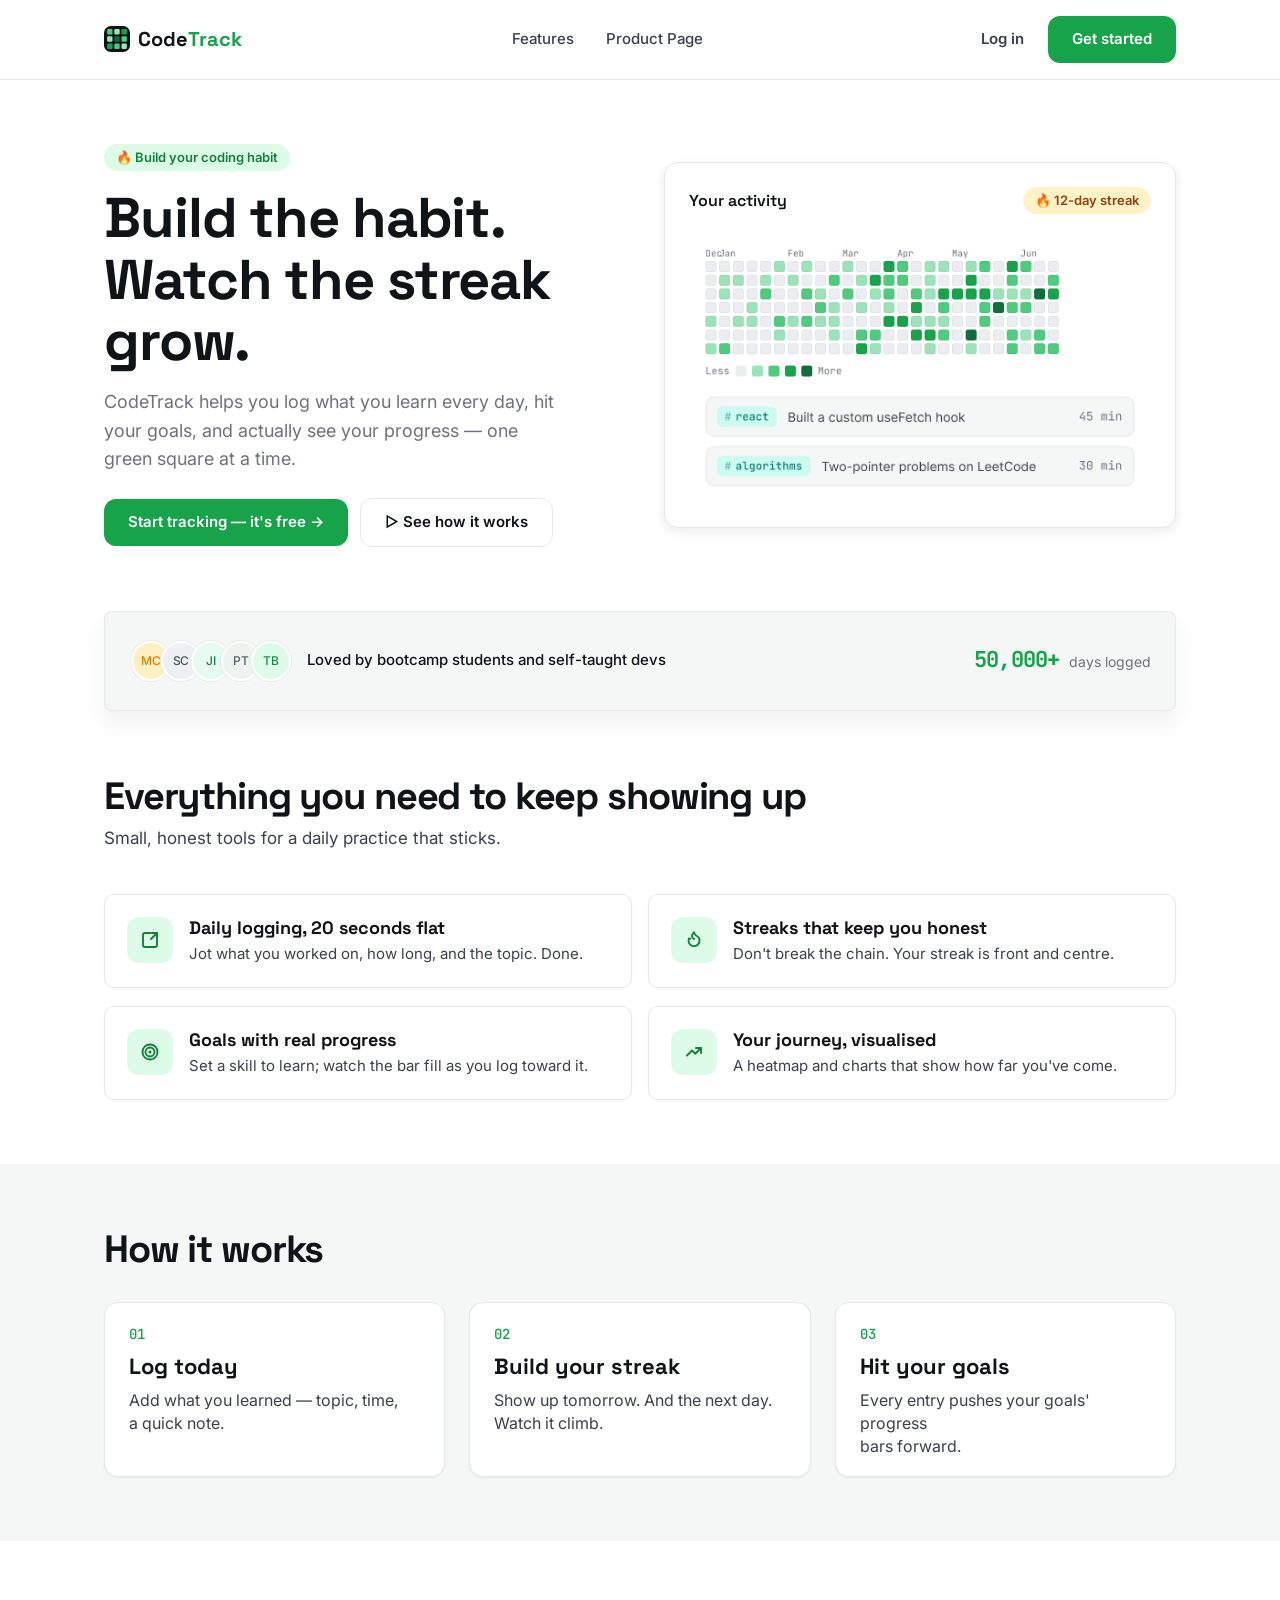
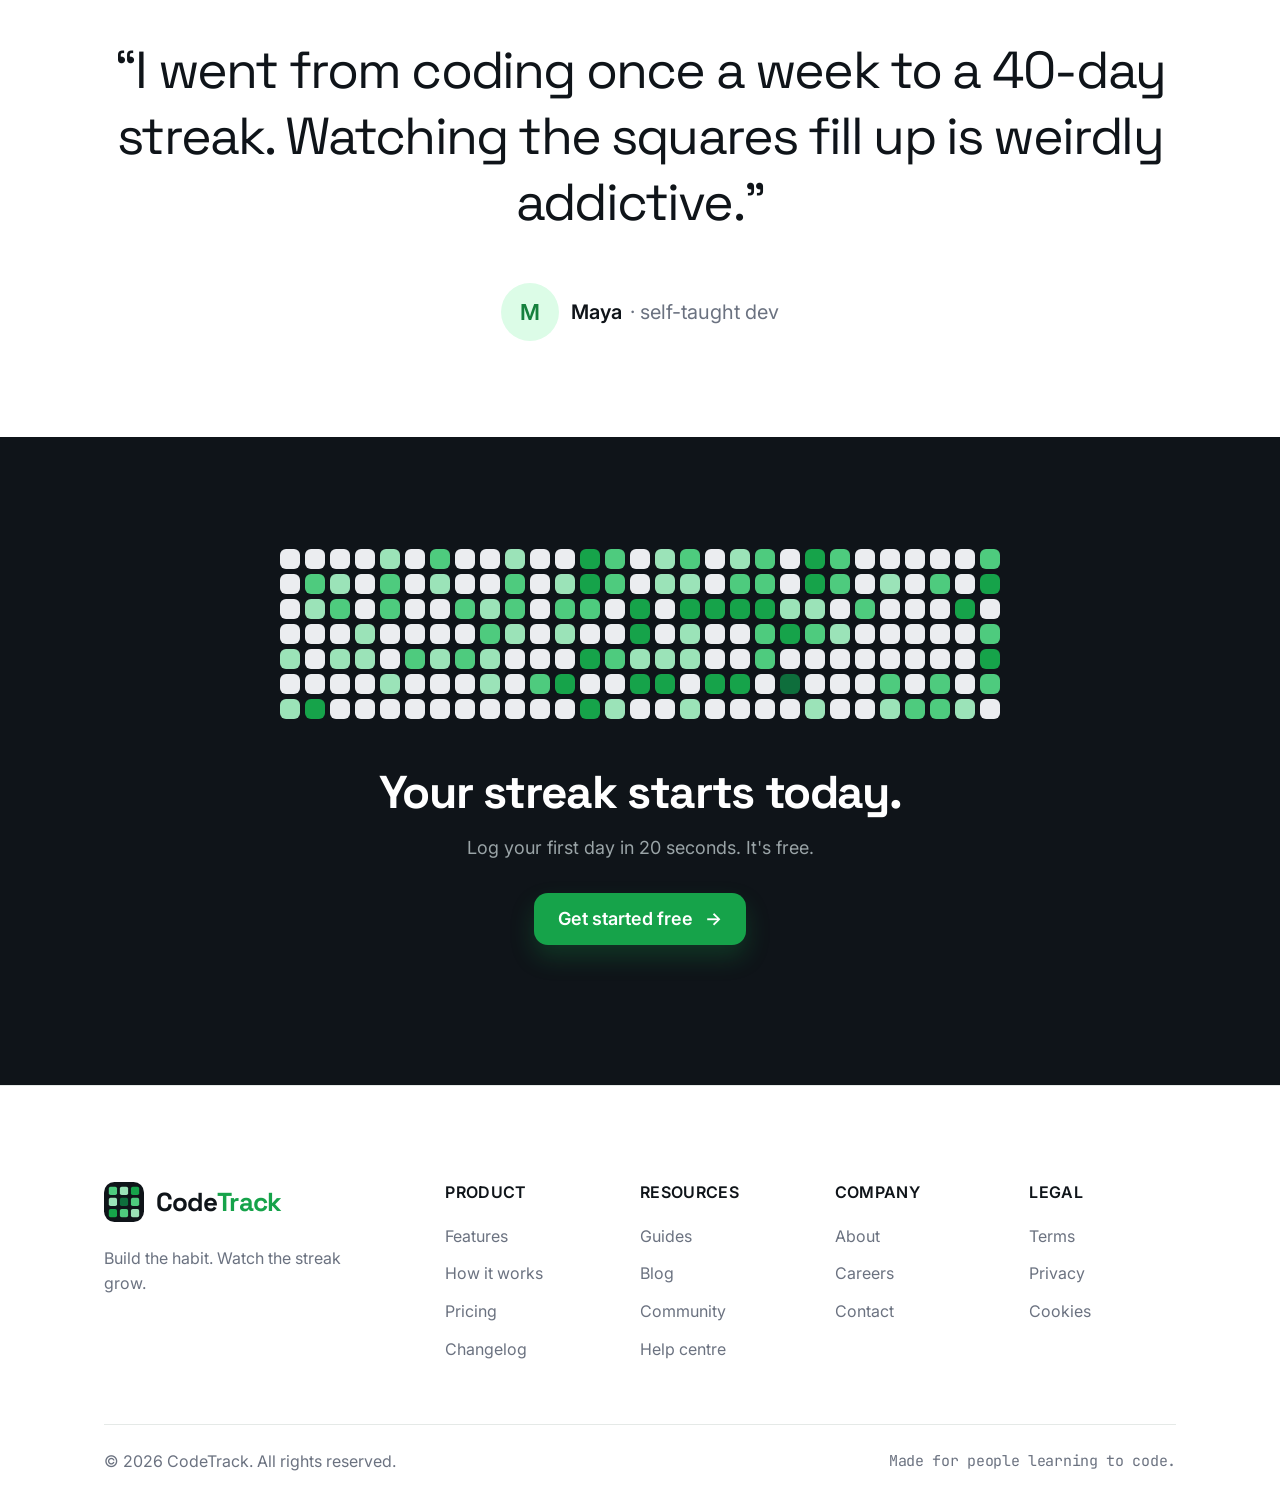
<file: index.html>
<!doctype html>
<html lang="en">
  <head>
    <meta charset="UTF-8" />
    <meta name="viewport" content="width=device-width, initial-scale=1.0" />
    <link rel="shortcut icon" href="./images/favicon.svg" type="image/x-icon" />
    <!-- checking modification -->
    <link rel="stylesheet" href="./style.css" />
    <link
      href="https://unpkg.com/boxicons@2.1.4/css/boxicons.min.css"
      rel="stylesheet"
    />
    <title>CodeTrack — Homepage</title>
  </head>
  <body>
    <header>
      <!-- el 1 -->
      <div class="logo">
        <span class="logo-mark" aria-hidden="true"
          ><img
            src="./images/codetrackfavicon.svg"
            alt="Codetrack Official Logo"
        /></span>
        <span class="logo-text"
          >Code<span class="logo-accent">Track</span></span
        >
      </div>
      <!-- el 2 -->
      <nav aria-label="Primary">
        <a class="special"> <span id="xxspecial">Fea</span>tures </a>
        <a href="./data.html" class="codetrack">Product Page</a>
      </nav>
      <!-- el 3 -->
      <div class="header-actions">
        <button class="btn btn-ghost">Log in</button>
        <button class="btn btn-primary">Get started</button>
      </div>

      <!-- el - 4 (menu icon) -->
      <div class="menu_icon">
        <i class="bx bx-menu"></i>
      </div>
    </header>

    <main>
      <section class="hero">
        <div class="hero_left">
          <div class="hero-badge">
            <p>🔥 Build your coding habit</p>
          </div>
          <h1 id="mainTitle">Build the habit. Watch the streak grow.</h1>
          <p class="hero-subtitle">
            CodeTrack helps you log what you learn every day, hit your goals,
            and actually see your progress — one green square at a time.
          </p>
          <div class="hero-ctas">
            <a href="#get-started" class="btn btn-primary" id="hero_pri"
              >Start tracking — it's free →</a
            >
            <a href="#how-it-works" class="btn btn-outline"
              >▷ See how it works</a
            >
          </div>
        </div>

        <div class="hero_right">
          <div class="activity-card">
            <div class="activity-card-header">
              <p>Your activity</p>
              <p class="streak-pill">🔥 12-day streak</p>
            </div>

            <img
              id="heroImg"
              class="activity-image"
              src="./images/heroleftimage.png"
              alt="Activity heatmap from December through June with a Less-to-More legend, and two recent log entries: a React useFetch hook (45 min) and LeetCode two-pointer algorithms (30 min)"
            />
          </div>
        </div>
      </section>

      <section class="stats" aria-label="CodeTrack community stats">
        <div class="stats-copy">
          <div class="stats-avatars" aria-hidden="true">
            <span class="stats-avatar stats-avatar--amber">MC</span>
            <span class="stats-avatar stats-avatar--slate">SC</span>
            <span class="stats-avatar stats-avatar--mint">JI</span>
            <span class="stats-avatar stats-avatar--cloud">PT</span>
            <span class="stats-avatar stats-avatar--green">TB</span>
          </div>
          <p class="stats-copy-text">
            Loved by bootcamp students and self-taught devs
          </p>
        </div>
        <p class="stats-metric">
          <span class="stats-metric-value">50,000+</span>
          <span class="stats-metric-label">days logged</span>
        </p>
      </section>

      <section id="features" class="features" aria-labelledby="features-title">
        <div class="features-intro">
          <h2 id="features-title">Everything you need to keep showing up</h2>
          <p>Small, honest tools for a daily practice that sticks.</p>
        </div>

        <div class="features-grid">
          <article class="feature-card">
            <div class="feature-icon" aria-hidden="true">
              <svg viewBox="0 0 24 24" fill="none">
                <path
                  d="M14.5 5H18a1 1 0 0 1 1 1v11a2 2 0 0 1-2 2H7a2 2 0 0 1-2-2V7a2 2 0 0 1 2-2h6"
                />
                <path d="M13 11 19 5" />
                <path d="M15 5h4v4" />
              </svg>
            </div>
            <div class="feature-copy">
              <h3>Daily logging, 20 seconds flat</h3>
              <p>Jot what you worked on, how long, and the topic. Done.</p>
            </div>
          </article>

          <article class="feature-card">
            <div class="feature-icon" aria-hidden="true">
              <svg viewBox="0 0 24 24" fill="none">
                <path
                  d="M12 4.5c.4 1.9 1.63 3.13 3.5 4 .97.45 2 1.67 2 3.75A5.5 5.5 0 1 1 7 10.5c.46 0 .9.06 1.32.18"
                />
                <path
                  d="M12 4.5c-1.33 1.04-2 2.25-2 3.64 0 1.25.69 2.22 2.07 2.92"
                />
              </svg>
            </div>
            <div class="feature-copy">
              <h3>Streaks that keep you honest</h3>
              <p>Don't break the chain. Your streak is front and centre.</p>
            </div>
          </article>

          <article class="feature-card">
            <div class="feature-icon" aria-hidden="true">
              <svg viewBox="0 0 24 24" fill="none">
                <circle cx="12" cy="12" r="7.5" />
                <circle cx="12" cy="12" r="4.5" />
                <circle
                  cx="12"
                  cy="12"
                  r="1.5"
                  fill="currentColor"
                  stroke="none"
                />
              </svg>
            </div>
            <div class="feature-copy">
              <h3>Goals with real progress</h3>
              <p>
                Set a skill to learn; watch the bar fill as you log toward it.
              </p>
            </div>
          </article>

          <article class="feature-card">
            <div class="feature-icon" aria-hidden="true">
              <svg viewBox="0 0 24 24" fill="none">
                <path d="M5 15.5 10 10.5l3.2 3.2L19 8" />
                <path d="M14 8h5v5" />
              </svg>
            </div>
            <div class="feature-copy">
              <h3>Your journey, visualised</h3>
              <p>A heatmap and charts that show how far you've come.</p>
            </div>
          </article>
        </div>
      </section>

      <section
        id="how-it-works"
        class="how-it-works"
        aria-labelledby="how-it-works-title"
      >
        <h2 id="how-it-works-title">How it works</h2>

        <div class="steps-grid">
          <article class="step-card">
            <span class="step-number">01</span>
            <h3>Log today</h3>
            <p>
              Add what you learned — topic, time, <br />
              a quick note.
            </p>
          </article>
          <article class="step-card">
            <span class="step-number">02</span>
            <h3>Build your streak</h3>
            <p>
              Show up tomorrow. And the next day. <br />
              Watch it climb.
            </p>
          </article>
          <article class="step-card">
            <span class="step-number">03</span>
            <h3>Hit your goals</h3>
            <p>
              Every entry pushes your goals' progress <br />
              bars forward.
            </p>
          </article>
        </div>
      </section>

      <section class="testimonial" aria-label="Customer testimonial">
        <blockquote class="testimonial-quote">
          &ldquo;I went from coding once a week to a 40-day streak. Watching the
          squares fill up is weirdly addictive.&rdquo;
        </blockquote>
        <div class="testimonial-attribution">
          <span class="testimonial-avatar" aria-hidden="true">M</span>
          <p class="testimonial-person">
            <span class="testimonial-name">Maya</span>
            <span class="testimonial-role">· self-taught dev</span>
          </p>
        </div>
      </section>

      <section id="get-started">
        <div class="cta-heatmap" aria-hidden="true">
          <span class="heat-0"></span><span class="heat-0"></span
          ><span class="heat-0"></span><span class="heat-0"></span
          ><span class="heat-1"></span><span class="heat-0"></span
          ><span class="heat-2"></span><span class="heat-0"></span
          ><span class="heat-0"></span><span class="heat-1"></span
          ><span class="heat-0"></span><span class="heat-0"></span
          ><span class="heat-3"></span><span class="heat-2"></span
          ><span class="heat-0"></span><span class="heat-1"></span
          ><span class="heat-2"></span><span class="heat-0"></span
          ><span class="heat-1"></span><span class="heat-2"></span
          ><span class="heat-0"></span><span class="heat-3"></span
          ><span class="heat-2"></span><span class="heat-0"></span
          ><span class="heat-0"></span><span class="heat-0"></span
          ><span class="heat-0"></span><span class="heat-0"></span
          ><span class="heat-2"></span> <span class="heat-0"></span
          ><span class="heat-2"></span><span class="heat-1"></span
          ><span class="heat-0"></span><span class="heat-2"></span
          ><span class="heat-0"></span><span class="heat-1"></span
          ><span class="heat-0"></span><span class="heat-0"></span
          ><span class="heat-2"></span><span class="heat-0"></span
          ><span class="heat-1"></span><span class="heat-3"></span
          ><span class="heat-2"></span><span class="heat-0"></span
          ><span class="heat-1"></span><span class="heat-1"></span
          ><span class="heat-0"></span><span class="heat-2"></span
          ><span class="heat-2"></span><span class="heat-0"></span
          ><span class="heat-3"></span><span class="heat-2"></span
          ><span class="heat-0"></span><span class="heat-1"></span
          ><span class="heat-0"></span><span class="heat-2"></span
          ><span class="heat-0"></span><span class="heat-3"></span>
          <span class="heat-0"></span><span class="heat-1"></span
          ><span class="heat-2"></span><span class="heat-0"></span
          ><span class="heat-2"></span><span class="heat-0"></span
          ><span class="heat-0"></span><span class="heat-2"></span
          ><span class="heat-1"></span><span class="heat-2"></span
          ><span class="heat-0"></span><span class="heat-2"></span
          ><span class="heat-2"></span><span class="heat-0"></span
          ><span class="heat-3"></span><span class="heat-0"></span
          ><span class="heat-3"></span><span class="heat-3"></span
          ><span class="heat-3"></span><span class="heat-3"></span
          ><span class="heat-1"></span><span class="heat-1"></span
          ><span class="heat-0"></span><span class="heat-2"></span
          ><span class="heat-0"></span><span class="heat-0"></span
          ><span class="heat-0"></span><span class="heat-3"></span
          ><span class="heat-0"></span> <span class="heat-0"></span
          ><span class="heat-0"></span><span class="heat-0"></span
          ><span class="heat-1"></span><span class="heat-0"></span
          ><span class="heat-0"></span><span class="heat-0"></span
          ><span class="heat-0"></span><span class="heat-2"></span
          ><span class="heat-1"></span><span class="heat-0"></span
          ><span class="heat-1"></span><span class="heat-0"></span
          ><span class="heat-0"></span><span class="heat-3"></span
          ><span class="heat-0"></span><span class="heat-1"></span
          ><span class="heat-0"></span><span class="heat-0"></span
          ><span class="heat-2"></span><span class="heat-3"></span
          ><span class="heat-2"></span><span class="heat-1"></span
          ><span class="heat-0"></span><span class="heat-0"></span
          ><span class="heat-0"></span><span class="heat-0"></span
          ><span class="heat-0"></span><span class="heat-2"></span>
          <span class="heat-1"></span><span class="heat-0"></span
          ><span class="heat-1"></span><span class="heat-1"></span
          ><span class="heat-0"></span><span class="heat-2"></span
          ><span class="heat-1"></span><span class="heat-2"></span
          ><span class="heat-1"></span><span class="heat-0"></span
          ><span class="heat-0"></span><span class="heat-0"></span
          ><span class="heat-3"></span><span class="heat-2"></span
          ><span class="heat-1"></span><span class="heat-1"></span
          ><span class="heat-1"></span><span class="heat-0"></span
          ><span class="heat-0"></span><span class="heat-2"></span
          ><span class="heat-0"></span><span class="heat-0"></span
          ><span class="heat-0"></span><span class="heat-0"></span
          ><span class="heat-0"></span><span class="heat-0"></span
          ><span class="heat-0"></span><span class="heat-0"></span
          ><span class="heat-3"></span> <span class="heat-0"></span
          ><span class="heat-0"></span><span class="heat-0"></span
          ><span class="heat-0"></span><span class="heat-1"></span
          ><span class="heat-0"></span><span class="heat-0"></span
          ><span class="heat-0"></span><span class="heat-1"></span
          ><span class="heat-0"></span><span class="heat-2"></span
          ><span class="heat-3"></span><span class="heat-0"></span
          ><span class="heat-0"></span><span class="heat-3"></span
          ><span class="heat-3"></span><span class="heat-0"></span
          ><span class="heat-3"></span><span class="heat-3"></span
          ><span class="heat-0"></span><span class="heat-4"></span
          ><span class="heat-0"></span><span class="heat-0"></span
          ><span class="heat-0"></span><span class="heat-2"></span
          ><span class="heat-0"></span><span class="heat-2"></span
          ><span class="heat-0"></span><span class="heat-2"></span>
          <span class="heat-1"></span><span class="heat-3"></span
          ><span class="heat-0"></span><span class="heat-0"></span
          ><span class="heat-0"></span><span class="heat-0"></span
          ><span class="heat-0"></span><span class="heat-0"></span
          ><span class="heat-0"></span><span class="heat-0"></span
          ><span class="heat-0"></span><span class="heat-0"></span
          ><span class="heat-3"></span><span class="heat-1"></span
          ><span class="heat-0"></span><span class="heat-0"></span
          ><span class="heat-1"></span><span class="heat-0"></span
          ><span class="heat-0"></span><span class="heat-0"></span
          ><span class="heat-0"></span><span class="heat-1"></span
          ><span class="heat-0"></span><span class="heat-0"></span
          ><span class="heat-1"></span><span class="heat-2"></span
          ><span class="heat-2"></span><span class="heat-1"></span
          ><span class="heat-0"></span>
        </div>
        <h2 class="cta-title">Your streak starts today.</h2>
        <p class="cta-copy">Log your first day in 20 seconds. It's free.</p>
        <a href="#signup" class="btn btn-primary cta-button">
          Get started free <span aria-hidden="true">→</span>
        </a>
      </section>
    </main>

    <footer>
      <div class="footer-main">
        <div class="footer-brand">
          <a class="footer-logo" href="/" aria-label="CodeTrack home">
            <span class="footer-logo-mark" aria-hidden="true">
              <img src="./images/codetrackfavicon.svg" alt="" />
            </span>
            <span class="footer-logo-text"
              >Code<span class="footer-logo-accent">Track</span></span
            >
          </a>
          <p>Build the habit. Watch the streak grow.</p>
        </div>

        <div class="footer-column">
          <h4>Product</h4>
          <a href="#features">Features</a>
          <a href="#how-it-works">How it works</a>
          <a href="#pricing">Pricing</a>
          <a href="#changelog">Changelog</a>
        </div>

        <div class="footer-column">
          <h4>Resources</h4>
          <a href="#guides">Guides</a>
          <a href="#blog">Blog</a>
          <a href="#community">Community</a>
          <a href="#help">Help centre</a>
        </div>

        <div class="footer-column">
          <h4>Company</h4>
          <a href="#about">About</a>
          <a href="#careers">Careers</a>
          <a href="#contact">Contact</a>
        </div>

        <div class="footer-column">
          <h4>Legal</h4>
          <a href="#terms">Terms</a>
          <a href="#privacy">Privacy</a>
          <a href="#cookies">Cookies</a>
        </div>
      </div>

      <div class="footer-bottom">
        <p>&copy; 2026 CodeTrack. All rights reserved.</p>
        <p>Made for people learning to code.</p>
      </div>
    </footer>

    <script src="./app.js"></script>
  </body>
</html>
</file>
<file: style.css>
@import url("https://fonts.googleapis.com/css2?family=Space+Grotesk:wght@400;600;700&family=Inter:wght@400;500;600&family=JetBrains+Mono:wght@400;500&display=swap");

/* ------------------------------------------------------------------ */
/* Design tokens — from designsystem.md                                */
/* ------------------------------------------------------------------ */
:root {
  /* Colors — primary green */
  --color-primary: #16a34a;
  --color-primary-hover: #15803d;
  --color-primary-soft: #dcfce7;

  /* Colors — accents */
  --color-teal: #0d9488;
  --color-amber: #f59e0b;
  --color-amber-soft: #fef3c7;
  --color-amber-deep: #92400e;
  --color-danger: #dc2626;

  /* Colors — neutrals */
  --color-ink: #0f1419;
  --color-body: #3a4250;
  --color-muted: #6b7280;
  --color-subtle: #f4f7f5;
  --color-border: #e5e9e7;

  /* Heatmap intensity */
  --heat-0: #ebedf0;
  --heat-1: #9be3b8;
  --heat-2: #4ecb7e;
  --heat-3: #16a34a;
  --heat-4: #0e6e3c;

  /* Typography */
  --font-display: "Space Grotesk", sans-serif;
  --font-body: "Inter", sans-serif;
  --font-mono: "JetBrains Mono", monospace;

  /* Spacing scale */
  --space-1: 4px;
  --space-2: 8px;
  --space-3: 12px;
  --space-4: 16px;
  --space-6: 24px;
  --space-8: 32px;
  --space-12: 48px;
  --space-16: 64px;

  /* Border radius */
  --radius-sm: 6px;
  --radius-md: 10px;
  --radius-lg: 12px;
  --radius-xl: 14px;
  --radius-full: 999px;

  /* Elevation */
  --shadow-xs: none;
  --shadow-sm: 0 1px 2px rgba(15, 20, 25, 0.06);
  --shadow-md: 0 4px 12px rgba(15, 20, 25, 0.08);
  --shadow-lg: 0 12px 28px rgba(15, 20, 25, 0.14);
}

/* ------------------------------------------------------------------ */
/* Reset — stubborn elements                                           */
/* ------------------------------------------------------------------ */
*,
*::before,
*::after {
  box-sizing: border-box;
  padding: 0;
  margin: 0;
}

html {
  -webkit-text-size-adjust: 100%;
}

body {
  font-family: var(--font-body);
  font-size: 16px;
  line-height: 1.5;
  color: var(--color-body);
  background: #fff;
}

a {
  text-decoration: none;
  color: inherit;
}

ul,
ol {
  list-style: none;
}

img,
svg,
picture {
  display: block;
  max-width: 100%;
}

button,
input,
textarea,
select {
  font: inherit;
  font-family: var(--font-body);
  color: inherit;
  background: none;
  border: none;
  outline: none;
}

button {
  cursor: pointer;
}

button:disabled {
  cursor: not-allowed;
}

fieldset {
  border: none;
}

blockquote,
q {
  quotes: none;
}

h1,
h2,
h3,
h4,
h5,
h6 {
  font-size: inherit;
  font-weight: normal;
  font-family: var(--font-display);
  color: var(--color-ink);
}

/* ------------------------------------------------------------------ */
/* Header / Nav                                                        */
/* ------------------------------------------------------------------ */
header {
  display: flex;
  justify-content: space-between;
  align-items: center;
  padding: var(--space-4) 104px;
  border-bottom: 1px solid var(--color-border);
  background: #fff;
}

header .logo {
  display: flex;
  align-items: center;
  gap: var(--space-2);
}

header .logo-mark {
  font-size: 22px;
  line-height: 1;
  color: var(--color-ink);
}

header .logo-text {
  font-family: var(--font-display);
  font-weight: 700;
  font-size: 20px;
  color: var(--color-ink);
}

header .logo-text .logo-accent {
  color: var(--color-primary);
}

header nav {
  display: flex;
  align-items: center;
  gap: var(--space-8);
}

header nav a {
  font-family: var(--font-body);
  font-size: 15px;
  font-weight: 500;
  color: var(--color-body);
  transition: color 0.15s ease;
}

header nav a:hover {
  color: var(--color-ink);
}

header .header-actions {
  display: flex;
  align-items: center;
  gap: var(--space-4);
}

.menu_icon {
  display: none;
  font-size: 35px;
}

/* ------------------------------------------------------------------ */
/* Buttons                                                              */
/* ------------------------------------------------------------------ */
.btn {
  display: inline-flex;
  align-items: center;
  justify-content: center;
  font-family: var(--font-body);
  font-size: 15px;
  font-weight: 600;
  padding: var(--space-3) var(--space-6);
  border-radius: var(--radius-lg);
  transition:
    background-color 0.15s ease,
    color 0.15s ease,
    box-shadow 0.15s ease;
}

.btn-primary {
  background: var(--color-primary);
  color: #fff;
}

.btn-primary:hover {
  background: var(--color-primary-hover);
}

.btn-ghost {
  background: transparent;
  color: var(--color-body);
  padding: var(--space-3) var(--space-2);
}

.btn-ghost:hover {
  color: var(--color-ink);
}

.btn-outline {
  background: #fff;
  color: var(--color-ink);
  border: 1px solid var(--color-border);
}

.btn-outline:hover {
  border-color: var(--color-muted);
}

/* ------------------------------------------------------------------ */
/* Hero                                                                 */
/* ------------------------------------------------------------------ */
.hero {
  display: flex;
  align-items: center;
  justify-content: center;
  gap: var(--space-12);
  padding: var(--space-16) 104px;
}

.hero .hero_left,
.hero .hero_right {
  width: 50%;
}

.hero-badge {
  display: inline-flex;
  align-items: center;
  background: var(--color-primary-soft);
  color: var(--color-primary-hover);
  font-size: 13px;
  font-weight: 600;
  padding: var(--space-1) var(--space-3);
  border-radius: var(--radius-full);
  margin-bottom: var(--space-4);
}

.hero_left h1 {
  font-size: 56px;
  font-weight: 700;
  line-height: 1.1;
  letter-spacing: -0.02em;
  margin-bottom: var(--space-4);
}

.hero-subtitle {
  font-size: 18px;
  line-height: 1.6;
  color: var(--color-muted);
  max-width: 460px;
  margin-bottom: var(--space-6);
}

.hero-ctas {
  display: flex;
  align-items: center;
  gap: var(--space-3);
}

.activity-card {
  background: #fff;
  border: 1px solid var(--color-border);
  border-radius: var(--radius-xl);
  box-shadow: var(--shadow-md);
  padding: var(--space-6);
}

.activity-card-header {
  display: flex;
  align-items: center;
  justify-content: space-between;
  margin-bottom: var(--space-4);
}

.activity-card-header p:first-child {
  font-family: var(--font-display);
  font-weight: 600;
  font-size: 16px;
  color: var(--color-ink);
}

.streak-pill {
  background: var(--color-amber-soft);
  color: var(--color-amber-deep);
  font-size: 13px;
  font-weight: 600;
  padding: var(--space-1) var(--space-3);
  border-radius: var(--radius-full);
}

.activity-image {
  width: 100%;
  border-radius: var(--radius-md);
}

/* ------------------------------------------------------------------ */
/* Stats                                                                */
/* ------------------------------------------------------------------ */
.stats {
  display: flex;
  align-items: center;
  justify-content: space-between;
  gap: var(--space-6);
  margin: 0 104px var(--space-16);
  padding: 16px 24px;
  background: var(--color-subtle);
  border: 1px solid rgba(229, 233, 231, 0.9);
  border-radius: 8px;
  box-shadow: 0 12px 24px rgba(15, 20, 25, 0.06);
  height: 100px;
}

.stats-copy {
  display: flex;
  align-items: center;
  gap: var(--space-4);
  min-width: 0;
}

.stats-avatars {
  display: flex;
  align-items: center;
  padding-left: 2px;
  flex-shrink: 0;
}

.stats-avatar {
  width: 40px;
  height: 40px;
  display: grid;
  place-items: center;
  margin-left: -10px;
  border: 2px solid #fff;
  border-radius: var(--radius-full);
  font-size: 12px;
  font-weight: 500;
  letter-spacing: -0.02em;
  box-shadow: 0 0 0 1px rgba(229, 233, 231, 0.95);
}

.stats-avatar:first-child {
  margin-left: 0;
}

.stats-avatar--amber {
  background: #fff0bf;
  color: #db8300;
}

.stats-avatar--slate {
  background: #edf1f3;
  color: #4b5563;
}

.stats-avatar--mint {
  background: #e5faf0;
  color: #1f7a46;
}

.stats-avatar--cloud {
  background: #eef3ef;
  color: #56606c;
}

.stats-avatar--green {
  background: #dcfce7;
  color: #1f8a47;
}

.stats-copy-text {
  font-family: var(--font-body);
  font-size: 15px;
  font-weight: 500;
  color: var(--color-ink);
}

.stats-metric {
  display: flex;
  align-items: baseline;
  gap: 10px;
  flex-shrink: 0;
}

.stats-metric-value {
  font-family: var(--font-mono);
  font-size: 22px;
  font-weight: 700;
  line-height: 1;
  letter-spacing: -0.04em;
  color: var(--color-primary);
}

.stats-metric-label {
  font-size: 14px;
  color: var(--color-muted);
}

/* ------------------------------------------------------------------ */
/* Features                                                             */
/* ------------------------------------------------------------------ */
.features {
  padding: 0 104px var(--space-16);
  background: transparent;
}

.features-intro {
  max-width: 760px;
  margin-bottom: 42px;
}

.features-intro h2 {
  font-family: var(--font-display);
  font-size: 38px;
  font-weight: 700;
  line-height: 1.12;
  letter-spacing: -0.03em;
  color: var(--color-ink);
  margin-bottom: 8px;
}

.features-intro p {
  font-family: var(--font-body);
  font-size: 17px;
  font-weight: 400;
  line-height: 1.55;
  color: var(--color-body);
}

.features-grid {
  display: grid;
  grid-template-columns: repeat(2, minmax(0, 1fr));
  gap: 18px 16px;
}

.feature-card {
  display: flex;
  align-items: flex-start;
  gap: 16px;
  padding: 22px 22px 21px;
  background: #fff;
  border: 1px solid var(--color-border);
  border-radius: var(--radius-md);
  box-shadow: 0 1px 2px rgba(15, 20, 25, 0.04);
  transition:
    transform 0.22s ease,
    box-shadow 0.22s ease,
    border-color 0.22s ease;
}

.feature-icon {
  width: 46px;
  height: 46px;
  flex-shrink: 0;
  display: grid;
  place-items: center;
  background: var(--color-primary-soft);
  border-radius: 12px;
  color: var(--color-primary-hover);
  transition:
    transform 0.22s ease,
    background-color 0.22s ease;
}

.feature-icon svg {
  width: 24px;
  height: 24px;
  stroke: currentColor;
  stroke-width: 1.9;
  stroke-linecap: round;
  stroke-linejoin: round;
}

.feature-copy h3 {
  font-family: var(--font-display);
  font-size: 18px;
  font-weight: 700;
  line-height: 1.25;
  color: var(--color-ink);
  margin-bottom: 4px;
}

.feature-copy p {
  font-family: var(--font-body);
  font-size: 15px;
  font-weight: 400;
  line-height: 1.5;
  color: var(--color-body);
}

.feature-card:hover {
  transform: translateY(-6px);
  border-color: #d5dfd9;
  box-shadow: 0 18px 32px rgba(15, 20, 25, 0.12);
}

.feature-card:hover .feature-icon {
  transform: translateY(-1px);
  background: #d2f7df;
}

/* ------------------------------------------------------------------ */
/* How it works                                                        */
/* ------------------------------------------------------------------ */
.how-it-works {
  padding: var(--space-16) 104px;
  background: var(--color-subtle);
}

.how-it-works > h2 {
  margin-bottom: var(--space-8);
  font-family: var(--font-display);
  font-size: 38px;
  font-weight: 700;
  line-height: 1.12;
  letter-spacing: -0.03em;
  color: var(--color-ink);
}

.steps-grid {
  display: grid;
  grid-template-columns: repeat(3, minmax(0, 1fr));
  gap: var(--space-6);
}

.step-card {
  height: 175px;
  padding: var(--space-6);
  background: #fff;
  border: 1px solid var(--color-border);
  border-radius: var(--radius-xl);
  box-shadow: var(--shadow-sm);
  transition:
    transform 0.2s ease,
    box-shadow 0.2s ease,
    border-color 0.2s ease;
}

.step-number {
  display: block;
  margin-bottom: var(--space-3);
  font-family: var(--font-mono);
  font-size: 14px;
  font-weight: 500;
  line-height: 1;
  color: var(--color-primary);
}

.step-card h3 {
  margin-bottom: var(--space-2);
  font-family: var(--font-display);
  font-size: 22px;
  font-weight: 700;
  line-height: 1.25;
  color: var(--color-ink);
}

.step-card p {
  font-size: 16px;
  line-height: 1.45;
  color: var(--color-body);
}

.step-card:hover {
  transform: translateY(-3px);
  border-color: #d5dfd9;
  box-shadow: var(--shadow-md);
}

/* ------------------------------------------------------------------ */
/* Testimonial                                                         */
/* ------------------------------------------------------------------ */
.testimonial {
  display: flex;
  flex-direction: column;
  align-items: center;
  padding: 96px 104px;
  background: #fff;
  text-align: center;
}

.testimonial-quote {
  max-width: 1080px;
  font-family: var(--font-display);
  font-size: 52px;
  font-weight: 400;
  line-height: 1.27;
  letter-spacing: -0.035em;
  color: var(--color-ink);
}

.testimonial-attribution {
  display: flex;
  align-items: center;
  justify-content: center;
  gap: var(--space-3);
  margin-top: var(--space-12);
}

.testimonial-avatar {
  width: 58px;
  height: 58px;
  display: grid;
  flex-shrink: 0;
  place-items: center;
  background: var(--color-primary-soft);
  border-radius: var(--radius-full);
  font-family: var(--font-body);
  font-size: 22px;
  font-weight: 600;
  color: var(--color-primary-hover);
}

.testimonial-person {
  display: flex;
  align-items: baseline;
  gap: var(--space-2);
  font-size: 20px;
  line-height: 1.3;
}

.testimonial-name {
  font-weight: 600;
  color: var(--color-ink);
}

.testimonial-role {
  color: var(--color-muted);
}

/* ------------------------------------------------------------------ */
/* CTA                                                                  */
/* ------------------------------------------------------------------ */
#get-started {
  display: flex;
  flex-direction: column;
  align-items: center;
  padding: 112px 104px 140px;
  overflow: hidden;
  background: var(--color-ink);
  text-align: center;
}

.cta-heatmap {
  --heatmap-cell: 20px;
  --heatmap-gap: 5px;

  display: grid;
  grid-template-columns: repeat(29, var(--heatmap-cell));
  grid-auto-rows: var(--heatmap-cell);
  gap: var(--heatmap-gap);
  margin-bottom: var(--space-12);
}

.cta-heatmap span {
  display: block;
  background: var(--heat-0);
  border-radius: var(--radius-sm);
}

.cta-heatmap .heat-1 {
  background: var(--heat-1);
}

.cta-heatmap .heat-2 {
  background: var(--heat-2);
}

.cta-heatmap .heat-3 {
  background: var(--heat-3);
}

.cta-heatmap .heat-4 {
  background: var(--heat-4);
}

.cta-title {
  max-width: 900px;
  margin-bottom: var(--space-4);
  font-family: var(--font-display);
  font-size: 46px;
  font-weight: 700;
  line-height: 1.1;
  letter-spacing: -0.03em;
  color: #fff;
}

.cta-copy {
  margin-bottom: var(--space-8);
  font-size: 18px;
  line-height: 1.5;
  color: #9aa4a7;
}

.cta-button {
  min-width: 212px;
  min-height: 52px;
  gap: var(--space-3);
  border-radius: var(--radius-xl);
  font-size: 18px;
  box-shadow: 0 12px 24px rgba(22, 163, 74, 0.24);
}

.cta-button:hover {
  box-shadow: 0 16px 30px rgba(22, 163, 74, 0.34);
}

.cta-button:focus-visible {
  outline: 3px solid var(--color-primary-soft);
  outline-offset: 4px;
}

/* ------------------------------------------------------------------ */
/* Footer                                                               */
/* ------------------------------------------------------------------ */
footer {
  padding: 96px 104px 36px;
  background: #fff;
  border-top: 1px solid var(--color-border);
}

.footer-main {
  display: grid;
  grid-template-columns: minmax(260px, 2fr) repeat(4, minmax(120px, 1fr));
  gap: var(--space-12);
}

.footer-brand {
  max-width: 280px;
}

.footer-logo {
  display: inline-flex;
  align-items: center;
  gap: var(--space-3);
  margin-bottom: var(--space-6);
}

.footer-logo-mark {
  width: 40px;
  height: 40px;
  display: grid;
  place-items: center;
}

.footer-logo-mark img {
  width: 100%;
  height: 100%;
}

.footer-logo-text {
  font-family: var(--font-display);
  font-size: 26px;
  font-weight: 700;
  line-height: 1;
  letter-spacing: -0.035em;
  color: var(--color-ink);
}

.footer-logo-accent {
  color: var(--color-primary);
}

.footer-brand > p {
  font-size: 16px;
  line-height: 1.55;
  color: var(--color-muted);
}

.footer-column {
  display: flex;
  flex-direction: column;
  align-items: flex-start;
  gap: var(--space-4);
}

.footer-column h4 {
  margin-bottom: var(--space-2);
  font-family: var(--font-body);
  font-size: 16px;
  font-weight: 600;
  line-height: 1.25;
  letter-spacing: 0.02em;
  text-transform: uppercase;
  color: var(--color-ink);
}

.footer-column a {
  font-size: 16px;
  line-height: 1.35;
  color: var(--color-muted);
  transition: color 0.15s ease;
}

.footer-column a:hover {
  color: var(--color-primary-hover);
}

.footer-bottom {
  display: flex;
  align-items: center;
  justify-content: space-between;
  gap: var(--space-6);
  margin-top: 64px;
  padding-top: var(--space-6);
  border-top: 1px solid var(--color-border);
  font-size: 16px;
  color: var(--color-muted);
}

.footer-bottom p:last-child {
  font-family: var(--font-mono);
  font-size: 15px;
  letter-spacing: -0.02em;
}

@media (prefers-reduced-motion: reduce) {
  .feature-card,
  .feature-icon,
  .step-card,
  .cta-button {
    transition: none;
  }

  .feature-card:hover,
  .feature-card:hover .feature-icon,
  .step-card:hover {
    transform: none;
  }
}

@media (max-width: 960px) {
  header {
    padding-left: 32px;
    padding-right: 32px;
  }

  .hero,
  .features,
  .how-it-works,
  .testimonial,
  #get-started,
  footer {
    padding-left: 32px;
    padding-right: 32px;
  }

  .hero {
    gap: 40px;
    padding-top: 48px;
    padding-bottom: 48px;
  }

  .hero_left h1 {
    font-size: 48px;
  }

  .stats {
    margin-left: 32px;
    margin-right: 32px;
    padding: 16px 18px;
    height: auto;
    min-height: 100px;
  }

  .features-intro {
    margin-bottom: 32px;
  }

  .steps-grid {
    gap: var(--space-4);
  }
}

@media (max-width: 820px) {
  header {
    padding: 14px 24px;
  }

  header nav,
  header .header-actions {
    display: none;
  }

  .menu_icon {
    width: 44px;
    height: 44px;
    display: inline-flex;
    align-items: center;
    justify-content: center;
    border: 1px solid var(--color-border);
    border-radius: var(--radius-md);
    background: #fff;
    color: var(--color-ink);
    font-size: 28px;
  }

  .hero {
    flex-direction: column;
    align-items: stretch;
    gap: 32px;
    padding: 40px 24px;
  }

  .hero .hero_left,
  .hero .hero_right {
    width: 100%;
  }

  .hero-subtitle {
    max-width: none;
  }

  .hero-ctas {
    width: 100%;
    flex-direction: column;
    align-items: flex-start;
  }

  .hero-ctas .btn {
    width: 100%;
  }

  .stats {
    margin: 0 24px var(--space-12);
  }

  .stats-copy {
    min-width: 0;
  }

  .features {
    padding: 0 24px var(--space-12);
  }

  .how-it-works {
    padding: var(--space-12) 24px;
  }

  .testimonial {
    padding: 80px 24px;
  }

  .testimonial-quote {
    font-size: 42px;
  }

  #get-started {
    padding-top: 88px;
    padding-bottom: 104px;
  }

  .cta-heatmap {
    --heatmap-cell: 15px;
    --heatmap-gap: 4px;
  }

  .cta-title {
    font-size: 48px;
  }

  .features-grid {
    grid-template-columns: 1fr;
  }

  .steps-grid {
    grid-template-columns: 1fr;
  }

  footer {
    padding: 72px 24px var(--space-8);
  }

  .footer-main {
    grid-template-columns: repeat(2, minmax(0, 1fr));
    gap: var(--space-8) var(--space-6);
  }

  .footer-brand {
    grid-column: 1 / -1;
  }
}

@media (max-width: 600px) {
  header {
    padding: 14px 20px;
  }

  .hero {
    gap: 24px;
    padding: 32px 20px;
  }

  .hero_left h1 {
    font-size: 40px;
  }

  .hero-subtitle {
    font-size: 16px;
  }

  .stats {
    margin: 0 20px 40px;
    padding: 16px;
    height: auto;
    min-height: 0;
    flex-direction: column;
    align-items: stretch;
    justify-content: flex-start;
    gap: var(--space-6);
  }

  .stats-copy {
    flex-direction: column;
    align-items: flex-start;
    gap: 12px;
  }

  .stats-copy-text,
  .stats-metric-label {
    font-size: 14px;
  }

  .stats-metric {
    gap: var(--space-2);
    align-self: flex-end;
    flex-wrap: nowrap;
  }

  .features {
    padding: 0 20px 48px;
  }

  .how-it-works {
    padding: 48px 20px;
  }

  .testimonial {
    padding: var(--space-16) 20px;
  }

  #get-started {
    padding: var(--space-16) 20px 80px;
  }

  footer {
    padding: var(--space-16) 20px var(--space-6);
  }

  .features-intro {
    margin-bottom: 24px;
  }

  .features-intro h2 {
    font-size: 32px;
  }

  .how-it-works > h2 {
    margin-bottom: var(--space-6);
    font-size: 32px;
  }

  .testimonial-quote {
    font-size: 30px;
    line-height: 1.3;
  }

  .testimonial-attribution {
    gap: var(--space-2);
    margin-top: var(--space-8);
    flex-wrap: wrap;
  }

  .testimonial-avatar {
    width: 48px;
    height: 48px;
    font-size: 18px;
  }

  .testimonial-person {
    gap: var(--space-1);
    font-size: 16px;
  }

  .cta-heatmap {
    --heatmap-cell: 9px;
    --heatmap-gap: 3px;
    margin-bottom: var(--space-8);
  }

  .cta-title {
    font-size: 34px;
    font-weight: 600;
  }

  .cta-copy {
    margin-bottom: var(--space-6);
    font-size: 16px;
  }

  .cta-button {
    width: 80%;
    margin: auto;
    min-width: 0;
    min-height: 52px;
    font-size: 18px;
  }

  .footer-logo {
    margin-bottom: var(--space-4);
  }

  .footer-logo-mark {
    width: 36px;
    height: 36px;
  }

  .footer-logo-text {
    font-size: 24px;
  }

  .footer-bottom {
    align-items: flex-start;
    flex-direction: column;
    gap: var(--space-3);
    margin-top: var(--space-12);
    padding-top: var(--space-4);
  }

  .features-intro p {
    font-size: 16px;
  }

  .feature-card {
    padding: 18px;
    gap: 14px;
  }

  .feature-icon {
    width: 42px;
    height: 42px;
  }

  .feature-copy p {
    font-size: 14px;
  }

  .step-card {
    padding: 20px;
  }
}
</file>
